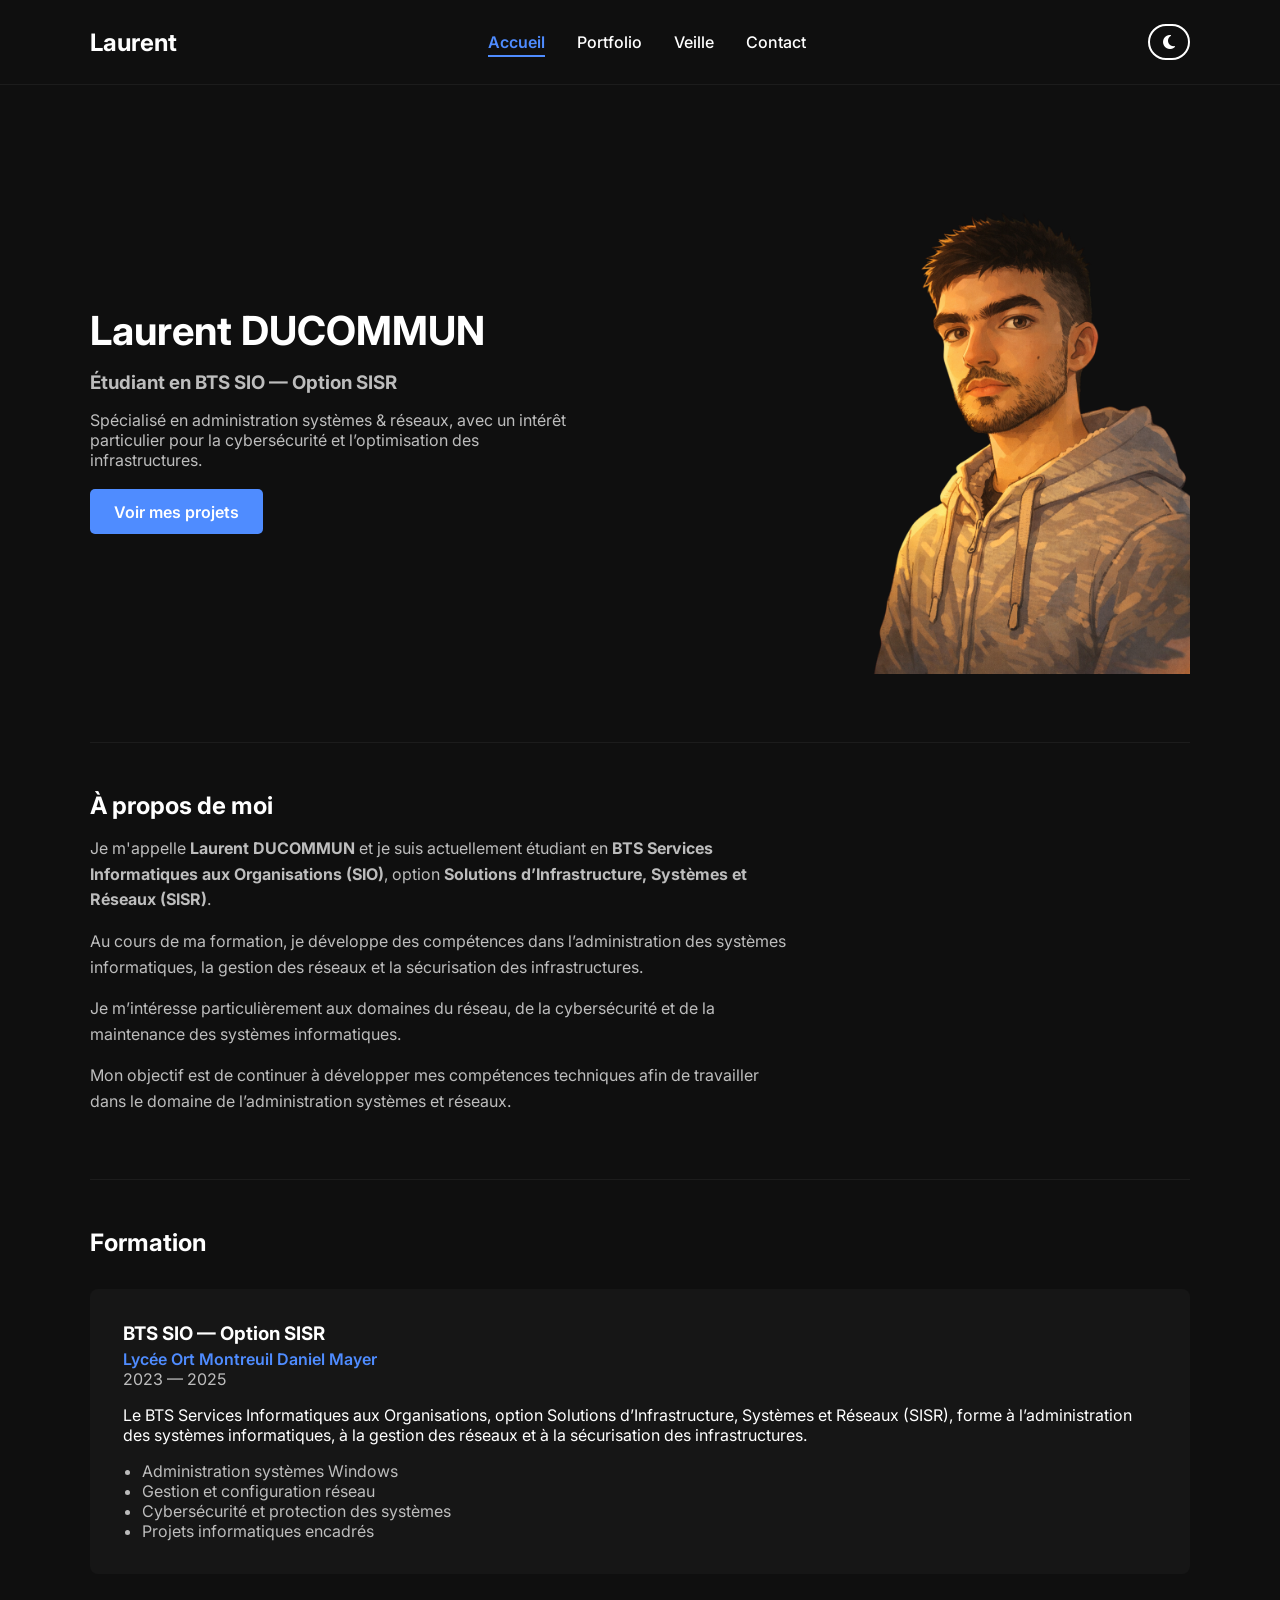
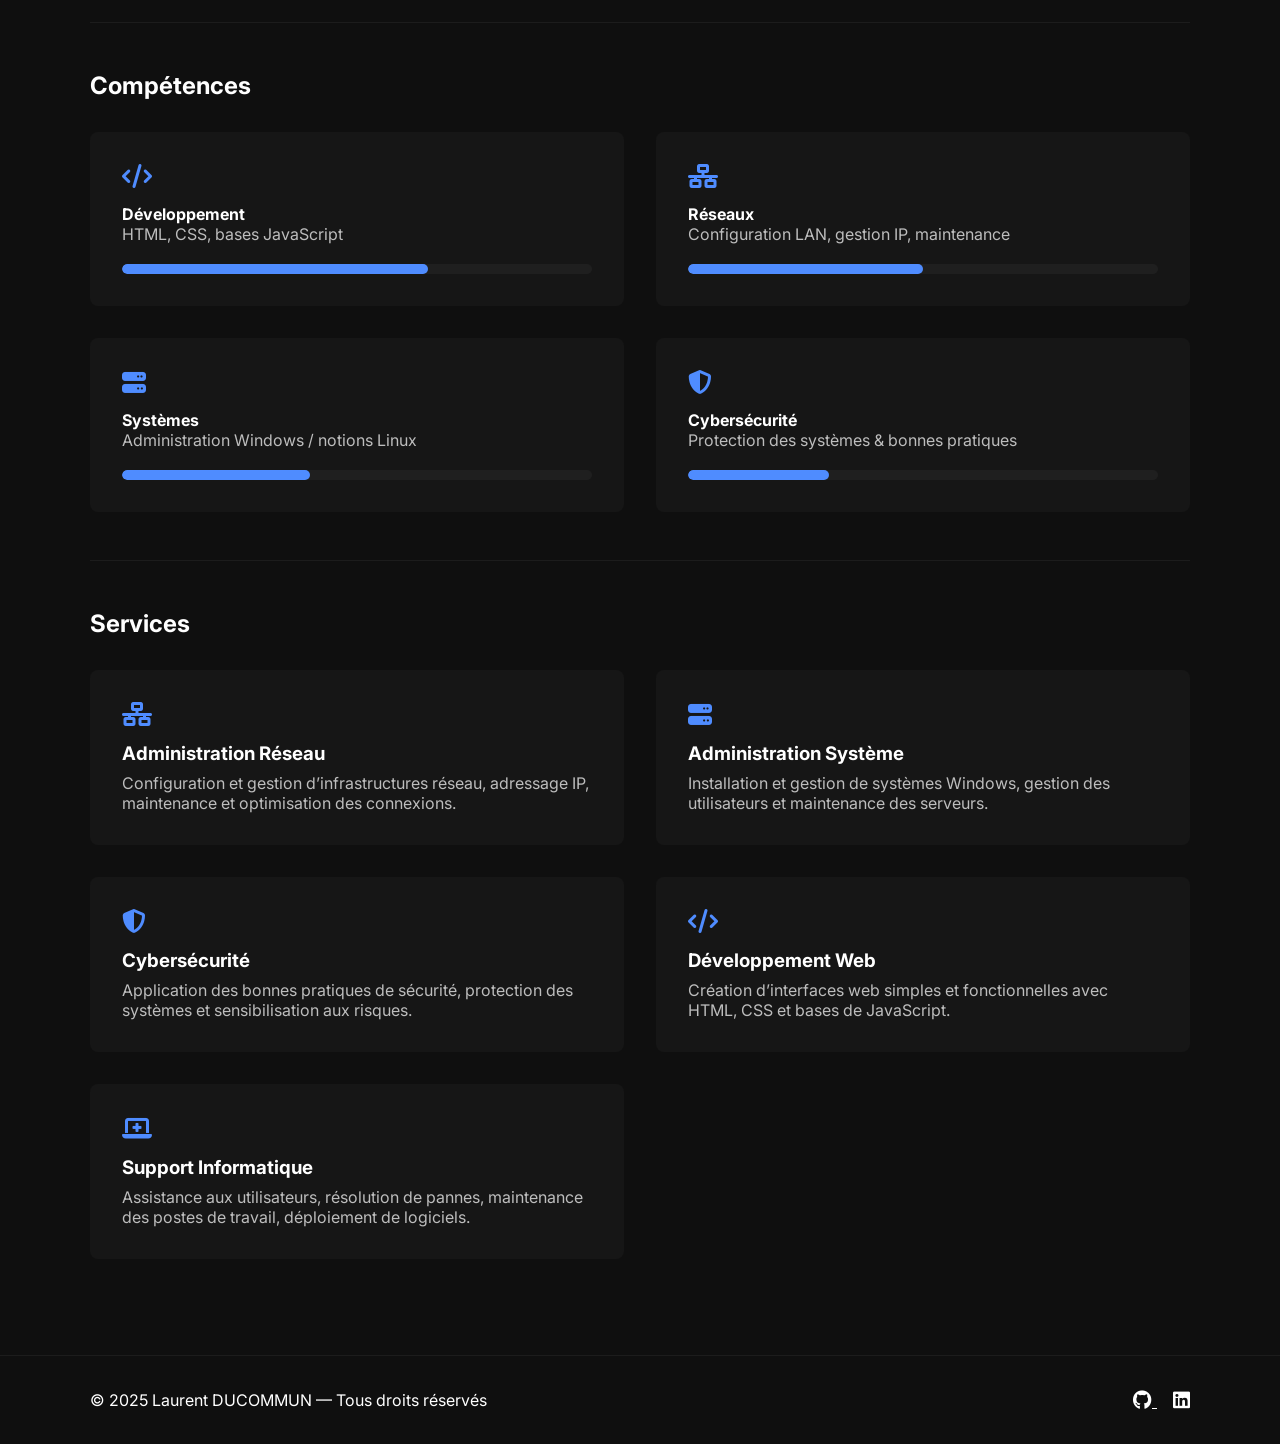
<file: index.html>
<!DOCTYPE html>
<html lang="fr">
<head>
    <meta charset="UTF-8">
    <meta name="viewport" content="width=device-width, initial-scale=1.0">
    <meta name="description" content="Portfolio de Laurent DUCOMMUN, étudiant en BTS SIO option SISR. Spécialisé en administration systèmes et réseaux, cybersécurité.">
    <title>Laurent DUCOMMUN | Portfolio</title>
    <link rel="icon" href="data:image/svg+xml,<svg xmlns='http://www.w3.org/2000/svg' viewBox='0 0 100 100'><text y='.9em' font-size='90'>💻</text></svg>">
    <link rel="stylesheet" href="style.css">
    <link rel="stylesheet" href="https://cdnjs.cloudflare.com/ajax/libs/font-awesome/6.6.0/css/all.min.css">
</head>

<body>

<header>
    <nav class="container navbar">
        <h2 class="logo-text">Laurent</h2>
        <ul class="nav-links">
            <li><a href="index.html" class="active">Accueil</a></li>
            <li><a href="portfolio.html">Portfolio</a></li>
            <li><a href="veille.html">Veille</a></li>
            <li><a href="contact.html">Contact</a></li>
        </ul>
        <button class="theme-toggle" id="themeToggle" aria-label="Changer de thème">
            <i class="fas fa-moon"></i>
        </button>
    </nav>
</header>

<main>

    <!-- HERO -->
    <section class="hero container">
        <div class="hero-left">
            <h1>Laurent DUCOMMUN</h1>
            <h3>Étudiant en BTS SIO — Option SISR</h3>
            <p>
                Spécialisé en administration systèmes & réseaux, 
                avec un intérêt particulier pour la cybersécurité 
                et l’optimisation des infrastructures.
            </p>

            <a href="portfolio.html" class="btn-primary">
                Voir mes projets
            </a>
        </div>

        <div class="hero-right">
            <img src="./images/Personne1.png" alt="Laurent">
        </div>
    </section>

    <!-- ABOUT -->
    <section class="about container">
    <h2>À propos de moi</h2>
        <div class="about-content">
            <p>
            Je m'appelle <strong>Laurent DUCOMMUN</strong> et je suis actuellement étudiant
            en <strong>BTS Services Informatiques aux Organisations (SIO)</strong>,
            option <strong>Solutions d’Infrastructure, Systèmes et Réseaux (SISR)</strong>.
            </p>
            <p>
            Au cours de ma formation, je développe des compétences dans
            l’administration des systèmes informatiques, la gestion des réseaux
            et la sécurisation des infrastructures.
            </p>
            <p>
            Je m’intéresse particulièrement aux domaines du réseau, de la
            cybersécurité et de la maintenance des systèmes informatiques.
            </p>
            <p>
            Mon objectif est de continuer à développer mes compétences techniques
            afin de travailler dans le domaine de l’administration systèmes
            et réseaux.
            </p>
        </div>
    </section>

    <!-- FORMATION / EDUCATION -->
    <section class="education fade-in">

    <h2>Formation</h2>
    <div class="education-card">
        <h3>BTS SIO — Option SISR</h3>

        <p class="education-school">
        Lycée Ort Montreuil Daniel Mayer
        </p>

        <p class="education-date">
        2023 — 2025
        </p>

        <p>
        Le BTS Services Informatiques aux Organisations, option
        Solutions d’Infrastructure, Systèmes et Réseaux (SISR),
        forme à l’administration des systèmes informatiques,
        à la gestion des réseaux et à la sécurisation des infrastructures.
        </p>

        <ul>
        <li>Administration systèmes Windows</li>
        <li>Gestion et configuration réseau</li>
        <li>Cybersécurité et protection des systèmes</li>
        <li>Projets informatiques encadrés</li>
        </ul>
    </div>

    </section>

    <!-- SKILLS -->
    <section class="skills fade-in">
        <h2>Compétences</h2>

        <div class="skills-grid">
            <div class="skill-card">
                <i class="fa-solid fa-code"></i>
                <h4>Développement</h4>
                <p>HTML, CSS, bases JavaScript</p>
                <br>
                <div class="progress-bar">
                <div class="progress" style="width: 65%;"></div></div>
            </div>

            <div class="skill-card">
                <i class="fa-solid fa-network-wired"></i>
                <h4>Réseaux</h4>
                <p>Configuration LAN, gestion IP, maintenance</p>
                <br>
                <div class="progress-bar">
                <div class="progress" style="width:50%;"></div></div>
            </div>

            <div class="skill-card">
                <i class="fa-solid fa-server"></i>
                <h4>Systèmes</h4>
                <p>Administration Windows / notions Linux</p>
                <br>
                <div class="progress-bar">
                <div class="progress" style="width:40%;"></div></div>
            </div>

            <div class="skill-card">
                <i class="fa-solid fa-shield-halved"></i>
                <h4>Cybersécurité</h4>
                <p>Protection des systèmes & bonnes pratiques</p>
                <br>
                <div class="progress-bar">
                <div class="progress" style="width:30%;"></div></div>
            </div>
        </div>
    </section>

    <!-- SERVICE -->
    <section class="services fade-in">

        <h2>Services</h2>

            <div class="services-grid">

            <div class="service-card">
                <i class="fa-solid fa-network-wired"></i>
                <h3>Administration Réseau</h3>
                <p>
                Configuration et gestion d’infrastructures réseau,
                adressage IP, maintenance et optimisation des connexions.
                </p>

            </div>

            <div class="service-card">
                <i class="fa-solid fa-server"></i>
                <h3>Administration Système</h3>
                <p>
                Installation et gestion de systèmes Windows,
                gestion des utilisateurs et maintenance des serveurs.
                </p>
            </div>

            <div class="service-card">
                <i class="fa-solid fa-shield-halved"></i>
                <h3>Cybersécurité</h3>
                <p>
                Application des bonnes pratiques de sécurité,
                protection des systèmes et sensibilisation aux risques.
                </p>
            </div>

            <div class="service-card">
                <i class="fa-solid fa-code"></i>
                <h3>Développement Web</h3>
                <p>
                Création d’interfaces web simples et fonctionnelles
                avec HTML, CSS et bases de JavaScript.
                </p>
            </div>

            <div class="service-card">
                <i class="fa-solid fa-laptop-medical"></i>
                <h3>Support Informatique</h3>
                <p>
                Assistance aux utilisateurs, résolution de pannes, 
                maintenance des postes de travail, 
                déploiement de logiciels.
                </p>
            </div>

        </div>

    </section>

</main>

<footer>
    <div class="container footer-content">
        <p>© 2025 Laurent DUCOMMUN — Tous droits réservés</p>

        <div class="social-links">
            <a href="https://github.com/Guidelau814" target="_blank">
                <i class="fab fa-github"></i>
            </a>
            <a href="https://www.linkedin.com/in/laurent-ducommun-251586281" target="_blank">
                <i class="fab fa-linkedin"></i>
            </a>
        </div>
    </div>
</footer>

<script src="script.js"></script>

</body>
</html>
</file>
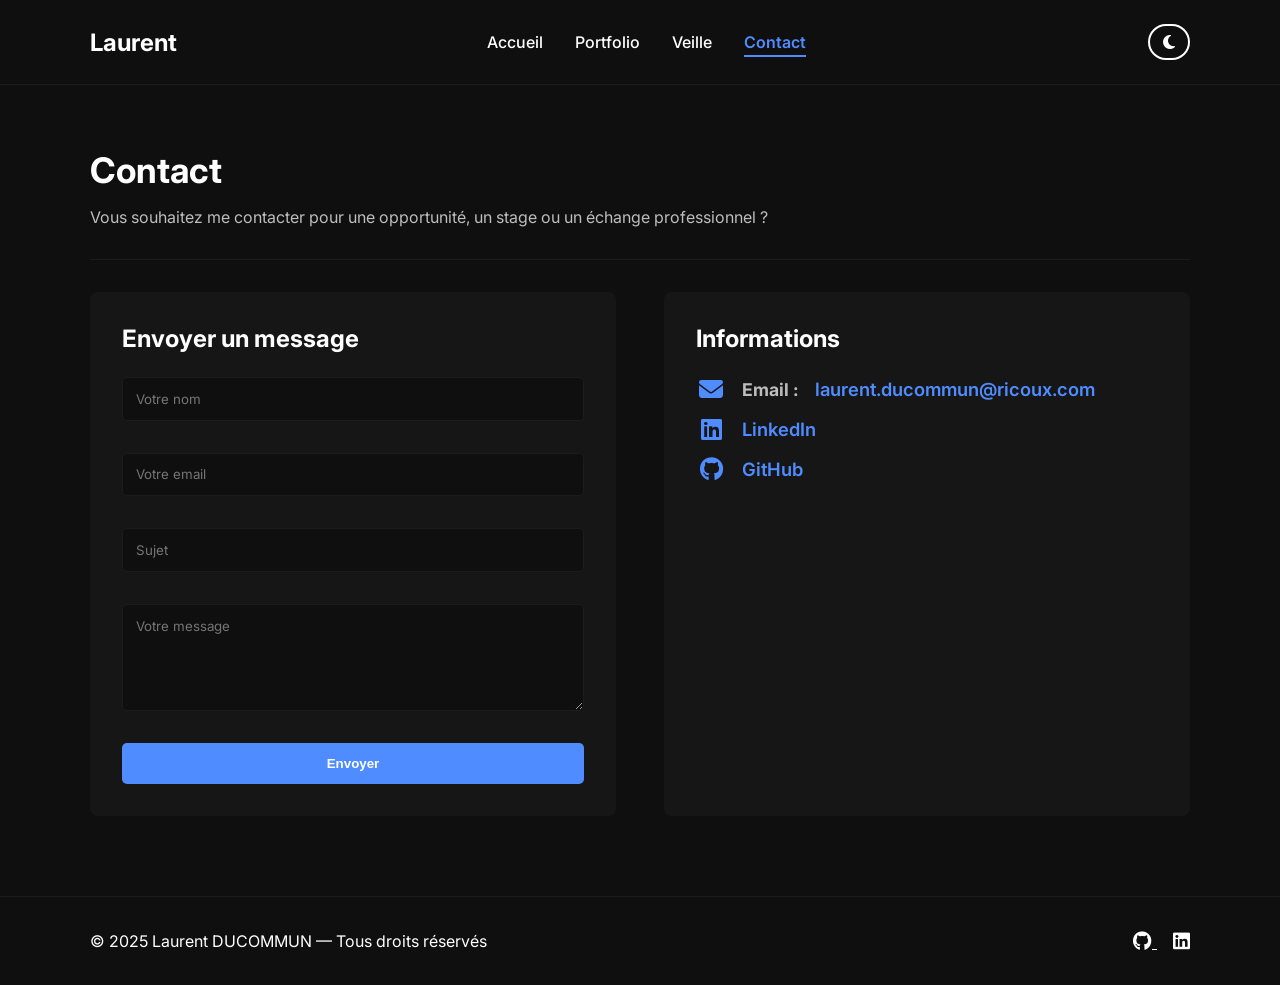
<file: contact.html>
<!DOCTYPE html>
<html lang="fr">
<head>
    <meta charset="UTF-8">
    <meta name="viewport" content="width=device-width, initial-scale=1.0">
    <meta name="description" content="Contactez Laurent DUCOMMUN - Étudiant en BTS SIO. Opportunités, stages et échanges professionnels.">
    <title>Contact | Laurent DUCOMMUN</title>
    <link rel="icon" href="data:image/svg+xml,<svg xmlns='http://www.w3.org/2000/svg' viewBox='0 0 100 100'><text y='.9em' font-size='90'>💻</text></svg>">
    <link rel="stylesheet" href="style.css">
    <link rel="stylesheet" href="https://cdnjs.cloudflare.com/ajax/libs/font-awesome/6.6.0/css/all.min.css">
</head>

<body>

<header>
    <nav class="container navbar">
        <h2 class="logo-text">Laurent</h2>
        <ul class="nav-links">
            <li><a href="index.html">Accueil</a></li>
            <li><a href="portfolio.html">Portfolio</a></li>
            <li><a href="veille.html">Veille</a></li>
            <li><a href="contact.html" class="active">Contact</a></li>
        </ul>
        <button class="theme-toggle" id="themeToggle" aria-label="Changer de thème">
            <i class="fas fa-moon"></i>
        </button>
    </nav>
</header>

<main class="container">

    <section class="contact-header">
        <h1>Contact</h1>
        <p>
            Vous souhaitez me contacter pour une opportunité, un stage ou un échange professionnel ?
        </p>
    </section>

    <section class="contact-content">

        <!-- FORMULAIRE -->
        <div class="contact-form">
            <h2>Envoyer un message</h2>

            <form action="https://formspree.io/f/mgopwdlb" method="POST">
                <input type="text" name="nom" placeholder="Votre nom" required>
                <input type="email" name="email" placeholder="Votre email" required>
                <input type="text" name="sujet" placeholder="Sujet" required>
                <textarea name="message" placeholder="Votre message" rows="5" required></textarea>
                <button type="submit">Envoyer</button>
            </form>
        </div>

        <!-- INFOS DIRECTES -->
        <div class="contact-info">
            <h2>Informations</h2>

            <p><i class="fa-solid fa-envelope"></i> <strong>Email :</strong> <a href="mailto:laurent.ducommun@ricoux.com">laurent.ducommun@ricoux.com</a> <!-- REMPLACE PAR TON EMAIL --></p>

            <p>
                <i class="fab fa-linkedin"></i>
                <a href="https://www.linkedin.com/in/laurent-ducommun-251586281" target="_blank">
                    LinkedIn
                </a>
            </p>

            <p>
                <i class="fab fa-github"></i>
                <a href="https://github.com/Guidelau814" target="_blank">
                    GitHub
                </a>
            </p>

        </div>

    </section>

</main>

<footer>
    <div class="container footer-content">
        <p>© 2025 Laurent DUCOMMUN — Tous droits réservés</p>

        <div class="social-links">
            <a href="https://github.com/Guidelau814" target="_blank">
                <i class="fab fa-github"></i>
            </a>
            <a href="https://www.linkedin.com/in/laurent-ducommun-251586281" target="_blank">
                <i class="fab fa-linkedin"></i>
            </a>
        </div>
    </div>
</footer>

<!-- BACK ON TOP -->

<button id="backToTop">⬆</button>

<script src="script.js"></script>

</body>
</html>
</file>
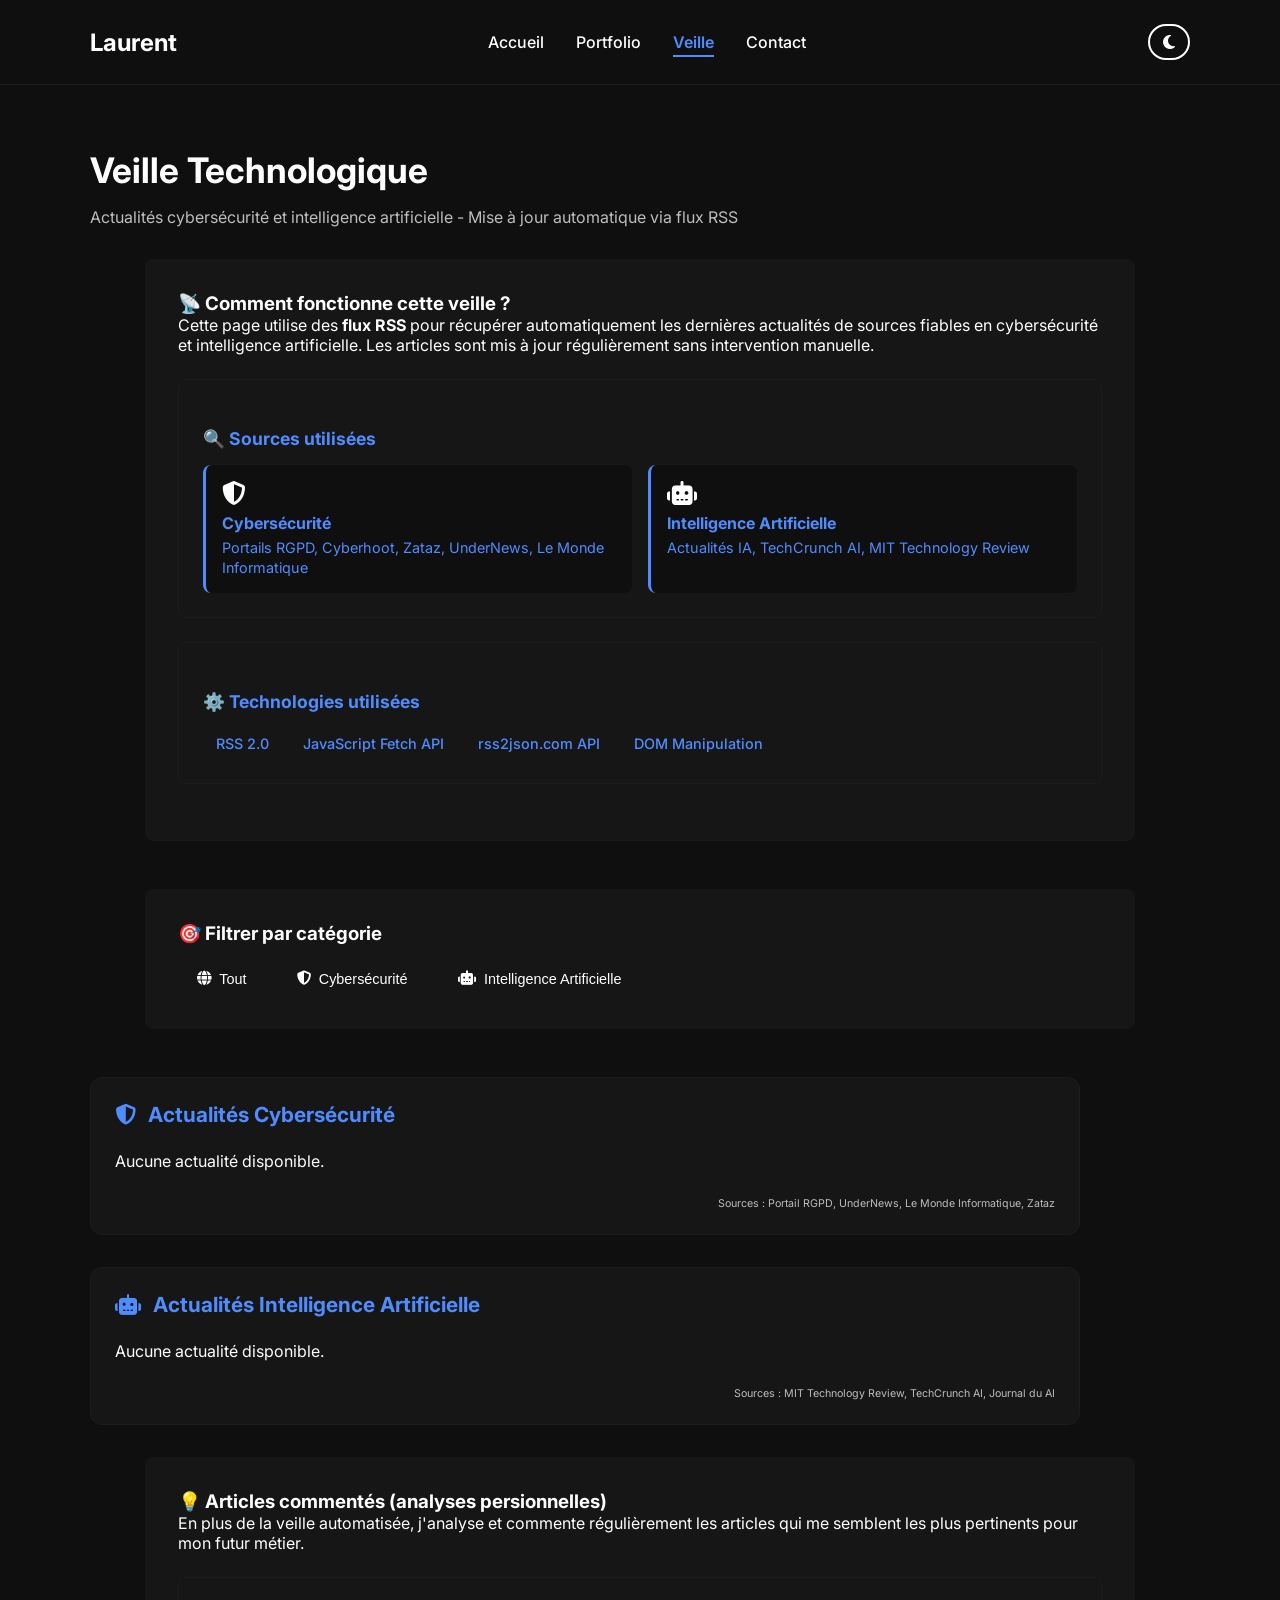
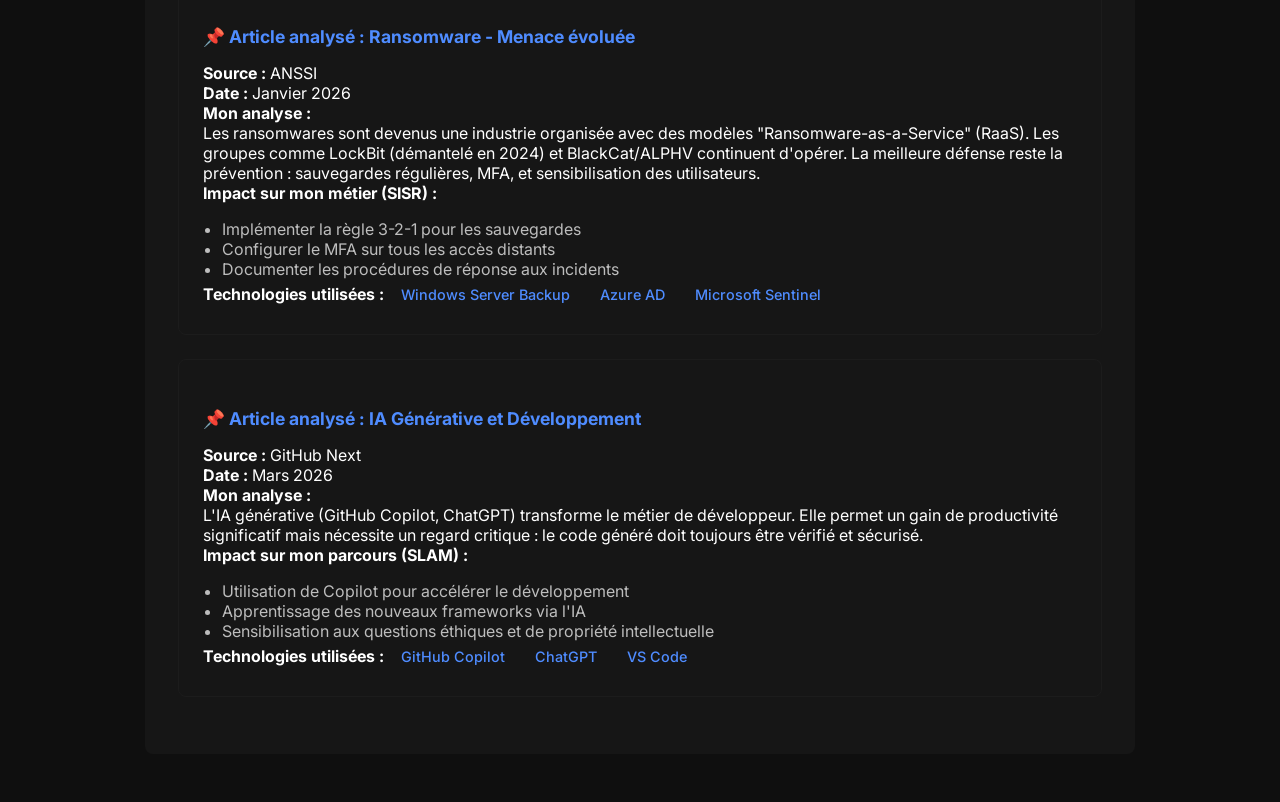
<file: veille.html>
<!DOCTYPE html>
<html lang="fr">
<head>
    <meta charset="UTF-8">
    <meta name="viewport" content="width=device-width, initial-scale=1.0">
    <meta name="description" content="Veille technologique de Laurent DUCOMMUN - Cybersécurité et Intelligence Artificielle">
    <title>Veille Technologique | Laurent DUCOMMUN</title>
    <link rel="icon" href="data:image/svg+xml,<svg xmlns='http://www.w3.org/2000/svg' viewBox='0 0 100 100'><text y='.9em' font-size='90'>💻</text></svg>">
    <link rel="stylesheet" href="style.css">
    <link rel="stylesheet" href="https://cdnjs.cloudflare.com/ajax/libs/font-awesome/6.6.0/css/all.min.css">
</head>

<body>

<header>
    <nav class="container navbar">
        <h2 class="logo-text">Laurent</h2>
        <ul class="nav-links">
            <li><a href="index.html">Accueil</a></li>
            <li><a href="portfolio.html">Portfolio</a></li>
            <li><a href="veille.html" class="active">Veille</a></li>
            <li><a href="contact.html">Contact</a></li>
        </ul>
        <button class="theme-toggle" id="themeToggle" aria-label="Changer de thème">
            <i class="fas fa-moon"></i>
        </button>
    </nav>
</header>

<main class="container">

    <section class="portfolio-header">
        <h1>Veille Technologique</h1>
        <p>Actualités cybersécurité et intelligence artificielle - Mise à jour automatique via flux RSS</p>
    </section>

    <!-- EXPLICATION -->
    <section class="experience-card fade-in">
        <h3>📡 Comment fonctionne cette veille ?</h3>
        
        <p>
        Cette page utilise des <strong>flux RSS</strong> pour récupérer automatiquement les dernières actualités 
        de sources fiables en cybersécurité et intelligence artificielle. Les articles sont mis à jour 
        régulièrement sans intervention manuelle.
        </p>

        <div class="company-details">
            <h4>🔍 Sources utilisées</h4>
            <div class="sources-grid">
                <div class="source-item">
                    <i class="fas fa-shield-alt"></i>
                    <strong>Cybersécurité</strong>
                    <span>Portails RGPD, Cyberhoot, Zataz, UnderNews, Le Monde Informatique</span>
                </div>
                <div class="source-item">
                    <i class="fas fa-robot"></i>
                    <strong>Intelligence Artificielle</strong>
                    <span>Actualités IA, TechCrunch AI, MIT Technology Review</span>
                </div>
            </div>
        </div>

        <div class="company-details">
            <h4>⚙️ Technologies utilisées</h4>
            <div class="tech-grid">
                <span class="tech-tag">RSS 2.0</span>
                <span class="tech-tag">JavaScript Fetch API</span>
                <span class="tech-tag">rss2json.com API</span>
                <span class="tech-tag">DOM Manipulation</span>
            </div>
        </div>
    </section>

    <!-- FILTRES -->
    <section class="experience-card fade-in">
        <h3>🎯 Filtrer par catégorie</h3>
        <div class="filter-buttons">
            <button class="filter-btn active" data-filter="all">
                <i class="fas fa-globe"></i> Tout
            </button>
            <button class="filter-btn" data-filter="cybersecurite">
                <i class="fas fa-shield-alt"></i> Cybersécurité
            </button>
            <button class="filter-btn" data-filter="ia">
                <i class="fas fa-robot"></i> Intelligence Artificielle
            </button>
        </div>
    </section>

    <!-- CYBERSECURITE -->
    <section class="feed-section fade-in" data-category="cybersecurite">
        <h3 class="section-title">
            <i class="fas fa-shield-alt"></i> Actualités Cybersécurité
        </h3>
        <div class="rss-feed" id="cybersecurite-feed">
            <div class="loading">
                <i class="fas fa-spinner fa-spin"></i> Chargement des actualités...
            </div>
        </div>
        <div class="feed-sources">
            <small>Sources : Portail RGPD, UnderNews, Le Monde Informatique, Zataz</small>
        </div>
    </section>

    <!-- IA -->
    <section class="feed-section fade-in" data-category="ia">
        <h3 class="section-title">
            <i class="fas fa-robot"></i> Actualités Intelligence Artificielle
        </h3>
        <div class="rss-feed" id="ia-feed">
            <div class="loading">
                <i class="fas fa-spinner fa-spin"></i> Chargement des actualités...
            </div>
        </div>
        <div class="feed-sources">
            <small>Sources : MIT Technology Review, TechCrunch AI, Journal du AI</small>
        </div>
    </section>
    
    <!-- ARTICLES COMMENTES -->
    <section class="experience-card fade-in">
        <h3>💡 Articles commentés (analyses persionnelles)</h3>
        
        <p>
        En plus de la veille automatisée, j'analyse et commente régulièrement les articles 
        qui me semblent les plus pertinents pour mon futur métier.
        </p>

        <!-- Article example -->
        <div class="company-details">
            <h4>📌 Article analysé : Ransomware - Menace évoluée</h4>
            <p>
            <strong>Source :</strong> ANSSI<br>
            <strong>Date :</strong> Janvier 2026
            </p>
            <p>
            <strong>Mon analyse :</strong><br>
            Les ransomwares sont devenus une industrie organisée avec des modèles 
            "Ransomware-as-a-Service" (RaaS). Les groupes comme LockBit (démantelé en 2024) 
            et BlackCat/ALPHV continuent d'opérer. La meilleure défense reste la prévention 
            : sauvegardes régulières, MFA, et sensibilisation des utilisateurs.
            </p>
            <p>
            <strong>Impact sur mon métier (SISR) :</strong>
            </p>
            <ul>
                <li>Implémenter la règle 3-2-1 pour les sauvegardes</li>
                <li>Configurer le MFA sur tous les accès distants</li>
                <li>Documenter les procédures de réponse aux incidents</li>
            </ul>
            <p>
            <strong>Technologies utilisées :</strong>
            <span class="tech-tag">Windows Server Backup</span>
            <span class="tech-tag">Azure AD</span>
            <span class="tech-tag">Microsoft Sentinel</span>
            </p>
        </div>

        <div class="company-details">
            <h4>📌 Article analysé : IA Générative et Développement</h4>
            <p>
            <strong>Source :</strong> GitHub Next<br>
            <strong>Date :</strong> Mars 2026
            </p>
            <p>
            <strong>Mon analyse :</strong><br>
            L'IA générative (GitHub Copilot, ChatGPT) transforme le métier de développeur. 
            Elle permet un gain de productivité significatif mais nécessite un regard critique 
            : le code généré doit toujours être vérifié et sécurisé.
            </p>
            <p>
            <strong>Impact sur mon parcours (SLAM) :</strong>
            </p>
            <ul>
                <li>Utilisation de Copilot pour accélérer le développement</li>
                <li>Apprentissage des nouveaux frameworks via l'IA</li>
                <li>Sensibilisation aux questions éthiques et de propriété intellectuelle</li>
            </ul>
            <p>
            <strong>Technologies utilisées :</strong>
            <span class="tech-tag">GitHub Copilot</span>
            <span class="tech-tag">ChatGPT</span>
            <span class="tech-tag">VS Code</span>
            </p>
        </div>
    </section>

</main>

<!-- RSS FEED SCRIPT -->
<script>
// Configuration des flux RSS
const rssFeeds = {
    cybersecurite: [
        {
            url: 'https://feeds.feedburner.com/UnderNews',
            name: 'UnderNews'
        },
        {
            url: 'https://www.lemondeinformatique.fr/flux-rss/ressources/securite/rss.xml',
            name: 'Le Monde Informatique'
        },
        {
            url: 'https://www.zataz.com/feed/',
            name: 'Zataz'
        }
    ],
    ia: [
        {
            url: 'https://www.technologyreview.com/feed/',
            name: 'MIT Tech Review'
        },
        {
            url: 'https://techcrunch.com/category/artificial-intelligence/feed/',
            name: 'TechCrunch AI'
        },
        {
            url: 'https://avenuedelia.com/fr/actu/rss/',
            name: 'Avenue Délia'
        },
        {
            url: 'https://www.marktechpost.com/feed/',
            name: 'MarkTechPost'
        },
        {
            url: 'https://roia.centre-mersenne.org/fr/latest/feed/roia/',
            name: 'Revue IA'
        }
    ]
};

// Fonction pour charger un flux RSS via allorigins.win
async function loadRSSFeed(containerId, feeds) {
    const container = document.getElementById(containerId);

    try {
        let allItems = [];

        const promises = feeds.map(feed => {
            const apiUrl = `https://api.allorigins.win/get?url=${encodeURIComponent(feed.url)}`;
            return fetch(apiUrl)
                .then(res => res.json())
                .then(data => {
                    const parser = new DOMParser();
                    const xml = parser.parseFromString(data.contents, "text/xml");
                    const items = xml.querySelectorAll("item");

                    return Array.from(items).slice(0, 5).map(item => ({
                        title: item.querySelector("title")?.textContent,
                        link: item.querySelector("link")?.textContent,
                        pubDate: item.querySelector("pubDate")?.textContent,
                        description: item.querySelector("description")?.textContent,
                        source: feed.name
                    }));
                })
                .catch(() => []);
        });

        const results = await Promise.all(promises);
        results.forEach(r => allItems.push(...r));

        // Trier
        allItems.sort((a, b) => new Date(b.pubDate) - new Date(a.pubDate));

        // Limite
        allItems = allItems.slice(0, 10);

        if (allItems.length === 0) {
            container.innerHTML = "<p>Aucune actualité disponible.</p>";
            return;
        }

        let html = '<div class="articles-grid">';
        allItems.forEach(item => {
            const date = new Date(item.pubDate);
            const dateStr = date.toLocaleDateString("fr-FR");

            let description = item.description || "";
            description = description.replace(/<[^>]*>/g, "");
            description = description.substring(0, 120) + "...";

            html += `
                <article class="rss-article">
                    <span>${item.source}</span>
                    <h4><a href="${item.link}" target="_blank">${item.title}</a></h4>
                    <p>${description}</p>
                    <small>${dateStr}</small>
                </article>
            `;
        });

        html += "</div>";
        container.innerHTML = html;

    } catch (error) {
        console.error(error);
        container.innerHTML = "<p>Erreur de chargement</p>";
    }
}

// Filtrage des sections
document.addEventListener('DOMContentLoaded', () => {
    // Charger les flux RSS
    loadRSSFeed('cybersecurite-feed', rssFeeds.cybersecurite);
    loadRSSFeed('ia-feed', rssFeeds.ia);
    
    // Filtrage par catégorie
    const filterButtons = document.querySelectorAll('.filter-btn');
    const feedSections = document.querySelectorAll('.feed-section');
    
    filterButtons.forEach(button => {
        button.addEventListener('click', () => {
            // Mettre à jour les boutons actifs
            filterButtons.forEach(btn => btn.classList.remove('active'));
            button.classList.add('active');
            
            const filter = button.dataset.filter;
            
            // Filtrer les sections
            feedSections.forEach(section => {
                if (filter === 'all') {
                    section.style.display = 'block';
                } else if (section.dataset.category === filter) {
                    section.style.display = 'block';
                } else {
                    section.style.display = 'none';
                }
            });
        });
    });
});

// Fallback si rss2json ne fonctionne pas
setTimeout(() => {
    const csFeed = document.getElementById('cybersecurite-feed');
    const iaFeed = document.getElementById('ia-feed');
    
    if (csFeed && csFeed.querySelector('.loading')) {
        csFeed.innerHTML = `
            <div class="fallback-message">
                <p><i class="fas fa-info-circle"></i> Les flux RSS utilisent un service externe. 
                Si les actualités ne chargent pas, vérifiez votre connexion.</p>
                <div class="manual-links">
                    <p>Liens directs vers les sources :</p>
                    <ul>
                        <li><a href="https://undernews.info" target="_blank">UnderNews</a></li>
                        <li><a href="https://www.zataz.com" target="_blank">Zataz</a></li>
                        <li><a href="https://www.lemondeinformatique.fr" target="_blank">Le Monde Informatique</a></li>
                    </ul>
                </div>
            </div>
        `;
    }
    
    if (iaFeed && iaFeed.querySelector('.loading')) {
        iaFeed.innerHTML = `
            <div class="fallback-message">
                <p><i class="fas fa-info-circle"></i> Les flux RSS utilisent un service externe.</p>
                <div class="manual-links">
                    <p>Liens directs vers les sources :</p>
                    <ul>
                        <li><a href="https://www.technologyreview.com" target="_blank">MIT Technology Review</a></li>
                        <li><a href="https://techcrunch.com/category/artificial-intelligence/" target="_blank">TechCrunch AI</a></li>
                    </ul>
                </div>
            </div>
        `;
    }
}, 5000);
</script>

<!-- FADE IN -->
<script src="script.js"></script>

<!-- BACK ON TOP -->
<button id="backToTop">⬆</button>

</body>
</html>
</file>
<file: style.css>
@import url('https://fonts.googleapis.com/css2?family=Inter:wght@300;400;600;700&display=swap');

/* SCROLLBAR PERSONNALISÉE */
::-webkit-scrollbar {
    width: 10px;
}

::-webkit-scrollbar-track {
    background: var(--bg-color);
}

::-webkit-scrollbar-thumb {
    background: var(--accent-color);
    border-radius: 5px;
}

::-webkit-scrollbar-thumb:hover {
    background: var(--accent-hover);
}

/* CSS VARIABLES - THEMES */
:root {
    --bg-color: #0f0f0f;
    --text-color: #ffffff;
    --text-secondary: #bdbdbd;
    --card-bg: #161616;
    --border-color: #1c1c1c;
    --accent-color: #4f8cff;
    --accent-hover: #3a6edc;
    --progress-bg: #1f1f1f;
}

/* DAY THEME */
[data-theme="day"] {
    --bg-color: #ffffff;
    --text-color: #1a1a1a;
    --text-secondary: #555555;
    --card-bg: #f5f5f5;
    --border-color: #e0e0e0;
    --accent-color: #4f8cff;
    --accent-hover: #3a6edc;
    --progress-bg: #e0e0e0;
}

*{
    margin:0;
    padding:0;
    box-sizing:border-box;
}

body{
    font-family:'Inter', sans-serif;
    background-color:var(--bg-color);
    color:var(--text-color);
    transition: background-color 0.3s, color 0.3s;
}

/* CONTAINER */
.container{
    width:min(90%,1100px);
    margin:auto;
}

/* FADE-IN */

.fade-in {
    width:min(90%,1100px);
    margin:auto;
    opacity: 0;
    transform: translateY(20px);
    transition: all 0.8s ease;
}

.fade-in.show {
    opacity: 1;
    transform: translateY(0);
}

/* NAVBAR */
header{
    padding:1.5rem 0;
    position: sticky;
    top: 0;
    background-color:var(--bg-color);
    z-index:1000;
    transition: background-color 0.3s;
    border-bottom:1px solid var(--border-color);
}

.navbar{
    display:flex;
    justify-content:space-between;
    align-items:center;
}

.logo-text{
    font-weight:700;
}

.nav-links{
    display:flex;
    gap:2rem;
    list-style:none;
}

.nav-links a{
    text-decoration:none;
    color:var(--text-color);
    font-weight:500;
    transition:0.3s;
}

.nav-links a:hover{
    color:var(--accent-color);
}

/* NAVIGATION ACTIVE */

.nav-links a.active{
color:var(--accent-color);
font-weight:600;
border-bottom:2px solid var(--accent-color);
padding-bottom:3px;
}

/* THEME TOGGLE */
.theme-toggle{
    background:none;
    border:2px solid var(--text-color);
    color:var(--text-color);
    padding:0.5rem 0.8rem;
    border-radius:20px;
    cursor:pointer;
    font-size:1rem;
    transition:all 0.3s ease;
    display:flex;
    align-items:center;
    gap:0.5rem;
}

.theme-toggle:hover{
    background-color:var(--accent-color);
    border-color:var(--accent-color);
}

.navbar .theme-toggle{
    margin-left:2rem;
}

/* HERO */
.hero{
    display:flex;
    justify-content:space-between;
    align-items:center;
    padding:4rem 0;
    gap:3rem;
}

.hero-left h1{
    font-size:2.5rem;
    margin-bottom:1rem;
}

.hero-left h3{
    color:var(--text-secondary);
    margin-bottom:1rem;
}

.hero-left p{
    color:var(--text-secondary);
    margin-bottom:2rem;
    max-width:500px;
}

.hero-right img{
    width:350px;
}

/* BUTTON */
.btn-primary{
    background-color:var(--accent-color);
    padding:0.8rem 1.5rem;
    text-decoration:none;
    color:#fff;
    border-radius:5px;
    font-weight:600;
    transition:0.3s;
}

.btn-primary:hover{
    background-color:var(--accent-hover);
}

/* PROJECT BUTTON */
.project-button{
    background-color:var(--accent-color);
    padding:0.8rem 1.5rem;
    text-decoration:none;
    color:#fff;
    border-radius:5px;
    font-weight:600;
    transition:0.3s;
    border:none;
    cursor:pointer;
    margin-top:1rem;
}

.project-button:hover{
    background-color:var(--accent-hover);
}

/* ABOUT */
.about{
    padding:3rem 0;
    border-top:1px solid var(--border-color);
}

.about h2{
    margin-bottom:1rem;
}

.about p{
    color:var(--text-secondary);
    max-width:700px;
}

.about-content{
max-width:700px;
}

.about-content p{
margin-bottom:1rem;
color:var(--text-secondary);
line-height:1.6;
}

/* ===== EDUCATION ===== */

.education{
padding:3rem 0;
border-top:1px solid var(--border-color);
}

.education h2{
margin-bottom:2rem;
}

.education-card{
background-color:var(--card-bg);
padding:2rem;
border-radius:8px;
transition:all 0.3s ease;
border:1px solid transparent;
}

.education-card:hover{
transform:translateY(-6px);
}

.education-school{
color:var(--accent-color);
font-weight:600;
margin-top:0.3rem;
}

.education-date{
color:var(--text-secondary);
margin-bottom:1rem;
}

.education ul{
margin-top:1rem;
padding-left:1.2rem;
color:var(--text-secondary);
}

/* TIMELINE VISUELLE */
.timeline {
    position: relative;
    padding-left: 30px;
}

.timeline::before {
    content: '';
    position: absolute;
    left: 0;
    top: 0;
    height: 100%;
    width: 3px;
    background: var(--accent-color);
    border-radius: 3px;
}

.timeline-item {
    position: relative;
    margin-bottom: 2rem;
    padding-left: 20px;
}

.timeline-item::before {
    content: '';
    position: absolute;
    left: -33px;
    top: 5px;
    width: 14px;
    height: 14px;
    background: var(--accent-color);
    border-radius: 50%;
    border: 3px solid var(--bg-color);
}

.timeline-date {
    font-size: 0.9rem;
    color: var(--accent-color);
    font-weight: 600;
    margin-bottom: 0.5rem;
}

.timeline-title {
    font-size: 1.1rem;
    font-weight: 600;
    margin-bottom: 0.3rem;
}

.timeline-subtitle {
    color: var(--text-secondary);
    font-size: 0.95rem;
    margin-bottom: 0.5rem;
}

.timeline-description {
    color: var(--text-secondary);
    font-size: 0.9rem;
}

/* SKILLS */
.skills{
    padding:3rem 0;
    border-top:1px solid var(--border-color);
}

.skills h2{
    margin-bottom:2rem;
}

.skills-grid{
    display:grid;
    grid-template-columns:repeat(2,1fr);
    gap:2rem;
}

.skill-card{
    background-color:var(--card-bg);
    padding:2rem;
    border-radius:8px;
    transition:0.3s;
}

.skill-card:hover{
transform:translateY(-6px);
border:1px solid var(--accent-color);
box-shadow:0 8px 25px rgba(0,0,0,0.4);
}

.skill-card i{
    font-size:1.5rem;
    margin-bottom:1rem;
    color:var(--accent-color);
}

.skill-card p{
    color:var(--text-secondary);
}

.skill-card:hover{
    transform:translateY(-5px);
}

/* SKILLS PROGRESS BARS */

.skills-section{
    padding:3rem 0;
    border-top:1px solid var(--border-color);
}

.skills-section h2{
    margin-bottom:2rem;
}

.skill{
    margin-bottom:1.5rem;
}

.skill p{
    margin-bottom:0.5rem;
    font-weight:600;
}

.progress-bar{
    width:100%;
    height:10px;
    background-color:var(--progress-bg);
    border-radius:5px;
    overflow:hidden;
}

.progress{
    height:100%;
    background-color:var(--accent-color);
    border-radius:5px;
    transition:0.5s ease;
}

/* BADGES DE COMPÉTENCES (Style Pill) */
.skill-badges {
    display: flex;
    flex-wrap: wrap;
    gap: 0.5rem;
    margin-top: 1rem;
}

.skill-badge {
    display: inline-block;
    padding: 0.4rem 0.8rem;
    background-color: var(--accent-color);
    color: #fff;
    border-radius: 20px;
    font-size: 0.85rem;
    font-weight: 500;
    transition: all 0.3s ease;
}

.skill-badge:hover {
    background-color: var(--accent-hover);
    transform: translateY(-2px);
}

.skill-badge.outline {
    background-color: transparent;
    border: 2px solid var(--accent-color);
    color: var(--accent-color);
}

.skill-badge.outline:hover {
    background-color: var(--accent-color);
    color: #fff;
}

/* SERVICES */

.services{
padding:3rem 0;
border-top:1px solid var(--border-color);
}

.services h2{
margin-bottom:2rem;
}

.services-grid{
display:grid;
grid-template-columns:repeat(2,1fr);
gap:2rem;
}

.service-card{
background-color:var(--card-bg);
padding:2rem;
border-radius:8px;
transition:0.3s;
}

.service-card i{
font-size:1.5rem;
color:var(--accent-color);
margin-bottom:1rem;
}

.service-card p{
color:var(--text-secondary);
margin-top:0.5rem;
}

.service-card:hover{
transform:translateY(-6px);
}

/* TECH TAGS */
.tech-tag {
    display: inline-block;
    padding: 4px 10px;
    margin: 3px;
    background: var(--primary);
    color: var(--bg);
    border-radius: 15px;
    font-size: 0.8rem;
    font-weight: 500;
}

/* RSS FEED STYLES */
.sources-grid {
    display: grid;
    grid-template-columns: repeat(auto-fit, minmax(250px, 1fr));
    gap: 1rem;
    margin-top: 1rem;
}

.source-item {
    background: var(--bg-color);
    padding: 1rem;
    border-radius: 8px;
    border-left: 3px solid var(--accent-color);
}

.source-item i {
    font-size: 1.5rem;
    margin-bottom: 0.5rem;
    color: var(--primary);
}

.source-item strong {
    display: block;
    color: var(--accent-color);
    margin-bottom: 0.25rem;
}

.source-item span {
    font-size: 0.85rem;
    color: var(--text-secondary);
}

.tech-grid {
    display: flex;
    flex-wrap: wrap;
    gap: 0.5rem;
    margin-top: 0.5rem;
}

/* FILTER BUTTONS */
.filter-buttons {
    display: flex;
    gap: 0.75rem;
    flex-wrap: wrap;
    margin-top: 1rem;
}

.filter-btn {
    padding: 0.6rem 1.2rem;
    border: 2px solid var(--primary);
    background: transparent;
    color: var(--primary);
    border-radius: 25px;
    cursor: pointer;
    font-size: 0.9rem;
    font-weight: 500;
    transition: all 0.3s ease;
    display: flex;
    align-items: center;
    gap: 0.5rem;
}

.filter-btn:hover,
.filter-btn.active {
    background: var(--primary);
    color: var(--bg);
}

.filter-btn i {
    font-size: 0.9rem;
}

/* FEED SECTIONS */
.feed-section {
    margin: 2rem 0;
    padding: 1.5rem;
    background: var(--card-bg);
    border: 1px solid var(--border-color);
    border-radius: 12px;
}

.section-title {
    color: var(--accent-color);
    font-size: 1.3rem;
    margin-bottom: 1.5rem;
    display: flex;
    align-items: center;
    gap: 0.75rem;
}

.section-title i {
    color: var(--primary);
}

.feed-sources {
    margin-top: 1.5rem;
    text-align: right;
    color: var(--text-secondary);
    font-size: 0.8rem;
}

/* RSS ARTICLES GRID */
.articles-grid {
    display: grid;
    grid-template-columns: repeat(auto-fill, minmax(300px, 1fr));
    gap: 1rem;
}

.rss-article {
    background: var(--bg-color);
    border-radius: 10px;
    padding: 1.25rem;
    border: 1px solid var(--border-color);
    transition: transform 0.3s ease, box-shadow 0.3s ease;
}

.rss-article:hover {
    transform: translateY(-3px);
    box-shadow: 0 8px 25px rgba(0, 0, 0, 0.1);
}

.article-header {
    display: flex;
    justify-content: space-between;
    align-items: center;
    margin-bottom: 0.75rem;
    font-size: 0.75rem;
}

.article-source {
    background: var(--primary);
    color: var(--bg);
    padding: 3px 8px;
    border-radius: 12px;
    font-weight: 500;
}

.article-date {
    color: var(--text-secondary);
}

.article-title {
    font-size: 1rem;
    margin-bottom: 0.5rem;
    line-height: 1.4;
}

.article-title a {
    color: var(--text-color);
    text-decoration: none;
    transition: color 0.3s;
}

.article-title a:hover {
    color: var(--primary);
}

.article-description {
    font-size: 0.85rem;
    color: var(--text-secondary);
    margin-bottom: 0.75rem;
    line-height: 1.5;
}

.read-more {
    display: inline-flex;
    align-items: center;
    gap: 0.4rem;
    color: var(--primary);
    font-size: 0.85rem;
    font-weight: 500;
    text-decoration: none;
    transition: gap 0.3s;
}

.read-more:hover {
    gap: 0.6rem;
}

.read-more i {
    font-size: 0.75rem;
}

/* LOADING & MESSAGES */
.loading {
    text-align: center;
    padding: 2rem;
    color: var(--text-secondary);
}

.loading i {
    font-size: 1.5rem;
    margin-bottom: 0.5rem;
}

.no-data {
    text-align: center;
    padding: 2rem;
    color: var(--text-secondary);
    font-style: italic;
}

.error-message {
    text-align: center;
    padding: 1.5rem;
    background: rgba(239, 68, 68, 0.1);
    border-radius: 8px;
    color: #ef4444;
}

.error-message i {
    font-size: 2rem;
    margin-bottom: 0.5rem;
}

.retry-btn {
    margin-top: 1rem;
    padding: 0.5rem 1rem;
    background: #ef4444;
    color: white;
    border: none;
    border-radius: 5px;
    cursor: pointer;
}

.fallback-message {
    padding: 1.5rem;
    background: var(--bg-color);
    border-radius: 8px;
    text-align: center;
}

.fallback-message i {
    color: var(--primary);
    margin-right: 0.5rem;
}

.manual-links {
    margin-top: 1rem;
    text-align: left;
    display: inline-block;
}

.manual-links ul {
    list-style: none;
    padding: 0;
    margin-top: 0.5rem;
}

.manual-links li {
    margin: 0.3rem 0;
}

.manual-links a {
    color: var(--primary);
}

/* SKILLS LIST */
.skills-list {
    list-style: none;
    padding: 0;
}

.skills-list li {
    padding: 0.5rem 0;
    display: flex;
    align-items: center;
    gap: 0.75rem;
    color: var(--text-color);
}

.skills-list i {
    color: var(--primary);
}

/* BACK ON TOP */

#backToTop {
    position: fixed;
    bottom: 30px;
    right: 30px;
    background: #00adb5;
    color: white;
    border: none;
    padding: 10px 15px;
    border-radius: 8px;
    cursor: pointer;
    display: none;
}

#backToTop:hover {
    background: #008b92;
}

/* FOOTER */
footer{
    border-top:1px solid var(--border-color);
    padding:2rem 0;
    margin-top:3rem;
}

.footer-content{
    display:flex;
    justify-content:space-between;
    align-items:center;
}

.social-links a{
    color:var(--text-color);
    margin-left:1rem;
    font-size:1.2rem;
    transition:0.3s;
}

.social-links a:hover{
    color:var(--accent-color);
}

/* RESPONSIVE */
@media(max-width:768px){
    .hero{
        flex-direction:column;
        text-align:center;
    }

    .skills-grid{
        grid-template-columns:1fr;
    }

    .footer-content{
        flex-direction:column;
        gap:1rem;
    }
    
    .navbar{
        flex-wrap:wrap;
    }
    
    .nav-links{
        gap:1rem;
    }
    
    .theme-toggle{
        margin-left:0;
        margin-top:1rem;
    }
    
    .contact-content{
        grid-template-columns:1fr;
    }
}

/* PORTFOLIO PAGE */

.portfolio-header{
    padding:4rem 0 2rem 0;
}

.portfolio-header h1{
    font-size:2.2rem;
    margin-bottom:1rem;
}

.portfolio-header p{
    color:var(--text-secondary);
}

/* EXPERIENCE */

.experience{
padding:3rem 0;
border-top:1px solid var(--border-color);
}

.experience-card{
    background-color:var(--card-bg);
    padding:2rem;
    border-radius:8px;
    transition:all 0.3s ease;
    border:1px solid transparent;
    margin-bottom:3rem;
}

.experience-card:hover{
    transform:translateY(-3px);
}

.experience-card span{
    color:var(--accent-color);
    font-size:0.9rem;
}

.experience-card ul{
    margin-top:1rem;
    padding-left:1.2rem;
    color:var(--text-secondary);
}

.experience-date{
    color:var(--accent-color);
    margin-bottom:1rem;
}

.experience-card h4{
    margin-top:1.5rem;
    margin-bottom:0.5rem;
}

.experience-card ul{
    padding-left:1.2rem;
    color:var(--text-secondary);
}

.experience-tools{
    margin-top:0.5rem;
    color:var(--text-secondary);
    font-style:italic;
}

/* CASE-STUDY */

.case-study{
background-color:var(--card-bg);
padding:1.5rem;
margin-top:1rem;
border-radius:6px;
border-left:3px solid var(--accent-color);
}

.case-study p{
margin-bottom:0.8rem;
color:var(--text-secondary);
line-height:1.5;
}

/* COMPANY DETAILS */
.company-details {
    background: var(--card-bg);
    border: 1px solid var(--border-color);
    border-radius: 8px;
    padding: 1.5rem;
    margin: 1.5rem 0;
}

.company-details h4 {
    color: var(--accent-color);
    margin-bottom: 1rem;
    font-size: 1.1rem;
}

.details-grid {
    display: grid;
    grid-template-columns: repeat(auto-fit, minmax(200px, 1fr));
    gap: 1rem;
}

.detail-item {
    background: var(--bg-color);
    padding: 0.75rem;
    border-radius: 6px;
    border-left: 3px solid var(--accent-color);
}

.detail-item strong {
    color: var(--accent-color);
    display: block;
    margin-bottom: 0.25rem;
    font-size: 0.85rem;
}

.detail-item span {
    color: var(--text-color);
    font-size: 0.9rem;
}

/* SWOT GRID */
.swot-grid {
    display: grid;
    grid-template-columns: repeat(2, 1fr);
    gap: 1rem;
}

.swot-cell {
    padding: 1rem;
    border-radius: 6px;
    background: var(--bg-color);
}

.swot-cell strong {
    display: block;
    margin-bottom: 0.5rem;
    font-size: 0.9rem;
}

.swot-cell ul {
    list-style: none;
    padding-left: 0;
}

.swot-cell ul li {
    font-size: 0.85rem;
    color: var(--text-secondary);
    margin-bottom: 0.25rem;
}

.swot-cell.strength {
    border-left: 3px solid #22c55e;
}

.swot-cell.weakness {
    border-left: 3px solid #ef4444;
}

.swot-cell.opportunity {
    border-left: 3px solid #3b82f6;
}

.swot-cell.threat {
    border-left: 3px solid #f59e0b;
}

/* ORGANIGRAMME */
.organigramme {
    display: flex;
    flex-direction: column;
    align-items: center;
    gap: 0;
    padding: 1rem 0;
}

.org-level {
    display: flex;
    justify-content: center;
    gap: 0.75rem;
    flex-wrap: wrap;
    width: 100%;
}

.org-level:first-of-type {
    justify-content: center;
}

.org-level.directions {
    gap: 0.5rem;
}

.org-level.dsi-team {
    gap: 0.5rem;
}

.org-box {
    background: var(--bg-color);
    border: 2px solid var(--accent-color);
    border-radius: 8px;
    padding: 0.6rem 1rem;
    font-size: 0.8rem;
    font-weight: 600;
    color: var(--text-color);
    text-align: center;
    min-width: 120px;
    max-width: 250px;
    white-space: normal;
    word-wrap: break-word;
    overflow-wrap: break-word;
    line-height: 1.3;
}

.org-box.director {
    background: var(--accent-color);
    color: white;
    font-size: 0.9rem;
    padding: 0.75rem 1.5rem;
    min-width: 150px;
    max-width: 250px;
    text-align: center;
    margin: 0 auto;
    white-space: normal;
    word-wrap: break-word;
    overflow-wrap: break-word;
    line-height: 1.3;
}

.org-box.dsi {
    background: linear-gradient(135deg, var(--accent-color), #3b82f6);
    color: white;
    border-color: #3b82f6;
    white-space: normal;
    word-wrap: break-word;
    overflow-wrap: break-word;
    min-width: 160px;
    max-width: 250px;
    font-size: 0.75rem;
    line-height: 1.3;
}

.org-box.sub {
    background: var(--card-bg);
    font-size: 0.75rem;
    min-width: 140px;
    max-width: 250px;
    padding: 0.6rem 0.8rem;
    white-space: normal;
    word-wrap: break-word;
    overflow-wrap: break-word;
    line-height: 1.3;
}

.org-connector {
    width: 2px;
    height: 20px;
    background: var(--border-color);
}

.org-connector.dsi-connector {
    margin-left: 0;
}

@media (max-width: 768px) {
    .org-level {
        flex-direction: column;
        align-items: center;
    }
    
    .org-box {
        min-width: 100%;
        max-width: 100%;
    }
    
    .organigramme {
        transform: scale(0.85);
        transform-origin: top center;
    }
}

/* MISSION CARD */
.mission-card {
    display: flex;
    gap: 1.5rem;
    background: var(--card-bg);
    border: 1px solid var(--border-color);
    border-radius: 8px;
    padding: 1.5rem;
    margin: 1.5rem 0;
    transition: transform 0.3s ease, box-shadow 0.3s ease;
}

.mission-card:hover {
    transform: translateY(-3px);
    box-shadow: 0 8px 25px rgba(0, 0, 0, 0.3);
}

.mission-content {
    flex: 1;
}

.mission-content h5 {
    color: var(--text-color);
    font-size: 1.1rem;
    margin-bottom: 0.75rem;
}

.mission-content p {
    color: var(--text-secondary);
    margin-bottom: 0.5rem;
    line-height: 1.5;
}

.mission-skill {
    background: var(--bg-color);
    padding: 0.5rem 0.75rem;
    border-radius: 4px;
    border-left: 3px solid var(--accent-color);
    margin-top: 0.75rem;
    font-size: 0.9rem;
}

.mission-skill strong {
    color: var(--accent-color);
}

.mission-image {
    width: 200px;
    flex-shrink: 0;
    display: flex;
    flex-direction: column;
    gap: 0.5rem;
}

.mission-image img {
    width: 100%;
    height: 120px;
    object-fit: cover;
    border-radius: 6px;
    cursor: pointer;
    transition: transform 0.3s ease;
}

.mission-image img:hover {
    transform: scale(1.05);
}

.mission-image .project-button {
    font-size: 0.8rem;
    padding: 0.5rem;
}

/* RESPONSIVE */
@media (max-width: 768px) {
    .swot-grid {
        grid-template-columns: 1fr;
    }

    .mission-card {
        flex-direction: column;
    }

    .mission-image {
        width: 100%;
    }
}

/* ENTREPRISE */

.company{
padding:3rem 0;
border-top:1px solid var(--border-color);
}

.company-card{
background-color:var(--card-bg);
padding:2rem;
border-radius:8px;
transition:0.3s;
}

.company-card:hover{
transform:translateY(-6px);
border:1px solid var(--accent-color);
}

.company-card ul{
margin-top:0.5rem;
padding-left:1.2rem;
color:var(--text-secondary);
}

.company-card h4{
margin-top:1.5rem;
}

/* PROJECTS */

.projects{
    padding:3rem 0;
    border-top:1px solid var(--border-color);
}


.project-card{
    background-color:var(--card-bg);
    padding:2rem;
    border-radius:8px;
    overflow:hidden;
    transition:transform 0.3s;
}

.projects-grid{
    display:grid;
    grid-template-columns:repeat(auto-fit, minmax(280px,1fr));
    gap:30px;
    margin-top:30px;
}

.project-card:hover{
    transform:translateY(-6px);
    border:1px solid var(--accent-color);
    box-shadow:0 8px 25px rgba(0,0,0,0.4);
}

/* CONTACT PAGE */
.contact-header{
    padding:4rem 0 2rem 0;
}

.contact-header h1{
    font-size:2.2rem;
    margin-bottom:1rem;
}

.contact-header p{
    color:var(--text-secondary);
}

.contact-content{
    display:grid;
    grid-template-columns:1fr 1fr;
    gap:3rem;
    padding:2rem 0;
}

.contact-form{
    background-color:var(--card-bg);
    padding:2rem;
    border-radius:8px;
}

.contact-form h2{
    margin-bottom:1.5rem;
}

.contact-form input,
.contact-form textarea{
    width:100%;
    padding:0.8rem;
    margin-bottom:1rem;
    border:1px solid var(--border-color);
    border-radius:5px;
    background-color:var(--bg-color);
    color:var(--text-color);
    font-family:'Inter', sans-serif;
}

.contact-form input:focus,
.contact-form textarea:focus{
    outline:none;
    border-color:var(--accent-color);
}

.contact-form button{
    background-color:var(--accent-color);
    color:#fff;
    border:none;
    padding:0.8rem 1.5rem;
    border-radius:5px;
    font-weight:600;
    cursor:pointer;
    transition:0.3s;
}

.contact-form button:hover{
    background-color:var(--accent-hover);
}

.contact-info{
    padding:2rem 0;
}

.contact-info h2{
    margin-bottom:1.5rem;
}

.contact-info p{
    color:var(--text-color);
    margin-bottom:1.2rem;
    display:flex;
    align-items:center;
    gap:1rem;
    font-size:1.1rem;
}

.contact-info a{
    color:var(--accent-color);
    text-decoration:none;
    font-weight:600;
    font-size:1.15rem;
}

.contact-info a:hover{
    text-decoration:underline;
}

.contact-info i{
    color:var(--accent-color);
    font-size:1.5rem;
    width:30px;
    text-align:center;
}

.project-card p{
    color:var(--text-secondary);
    margin-top:0.5rem;
}

.project-content{
padding:20px;
}

.project-tech{
color:var(--accent-color);
margin-top:10px;
}

.project-button{
display:inline-block;
margin-top:15px;
padding:8px 16px;
background:var(--accent-color);
color:white;
text-decoration:none;
border-radius:5px;
font-size:14px;
transition:0.3s;
}

.project-button:hover{
background:var(--accent-hover);
}

.project-image{
width:100%;
height:200px;
border-radius:6px;
margin-bottom:1rem;
object-fit:cover;
}

/* CASE_STUDY */

.case-modal{
    display:none;
    position:fixed;
    z-index:999;
    left:0;
    top:0;
    width:100%;
    height:100%;
    background:rgba(0,0,0,0.8);
}

.case-content{
    background:var(--card-bg);
    margin:5% auto;
    padding:30px;
    width:70%;
    border-radius:10px;
    animation:caseOpen 0.4s ease;
    color:var(--text-color);
}

@keyframes caseOpen{

from{
opacity:0;
transform:translateY(40px);
}

to{
opacity:1;
transform:translateY(0);
}

}

.close{
    float:right;
    font-size:30px;
    cursor:pointer;
}

.case-gallery{
    display:flex;
    flex-wrap:wrap;
    display:grid;
    grid-template-columns:repeat(auto-fill, minmax(150px,1fr));
    gap:15px;
}

.case-gallery img{
width:100%;
border-radius:8px;
cursor:pointer;
transition:0.3s;
}

.case-gallery img:hover{
transform:scale(1.05);
}

.case-header{
display:flex;
align-items:center;
gap:20px;
margin-bottom:20px;
}

.company-logo{
width:70px;
}


/* GALLERY MODAL */

.gallery-modal{
display:none;
position:fixed;
z-index:1000;
left:0;
top:0;
width:100%;
height:100%;
background:rgba(0,0,0,0.9);
}

.gallery-content{
background:var(--card-bg);
margin:5% auto;
padding:30px;
width:80%;
max-width:900px;
border-radius:10px;
}

.gallery-grid{
display:grid;
grid-template-columns:repeat(auto-fit,minmax(200px,1fr));
gap:20px;
margin-top:20px;
}

.gallery-grid img{
width:100%;
border-radius:6px;
}

.close-gallery{
float:right;
font-size:30px;
cursor:pointer;
color:var(--text-color);
}

/* SLIDER */

.slider{
display:none;
position:fixed;
z-index:9999;
left:0;
top:0;
width:100%;
height:100%;
background:rgba(0,0,0,0.9);
align-items:center;
justify-content:center;
}

.slider img{
max-width:80%;
max-height:80%;
border-radius:10px;
}

.slider iframe{
width:80%;
height:80%;
border-radius:10px;
}

.close-slider{
position:absolute;
top:30px;
right:40px;
font-size:40px;
color:white;
cursor:pointer;
}

/* TECHNO */

.project-tech{
margin-top:0.5rem;
color:var(--accent-color);
}

/* LEARN */

.project-learn{
margin-top:0.5rem;
color:var(--text-secondary);
font-size:0.95rem;
}

/* DOCUMENTS */

.documents{
    padding:3rem 0;
    border-top:1px solid var(--border-color);
}

.documents-links{
    display:flex;
    gap:2rem;
    margin-top:1.5rem;
    flex-wrap:wrap;
}

.doc-btn{
    background-color:var(--accent-color);
    padding:0.8rem 1.5rem;
    text-decoration:none;
    color:white;
    border-radius:6px;
    font-weight:600;
    transition:0.3s;
}

.doc-btn:hover{
    background-color:var(--accent-hover);
}

/* Bouton de téléchargement */
.download-btn{
    display:inline-flex;
    align-items:center;
    justify-content:center;
    width:46px;
    height:46px;
    padding:0;
}

.download-btn i{
    font-size:1.2rem;
}

/* CONTACT PAGE */

.contact-header{
    padding:4rem 0 2rem 0;
}

.contact-header h1{
    font-size:2.2rem;
    margin-bottom:1rem;
}

.contact-header p{
    color:var(--text-secondary);
}

/* Layout principal */
.contact-content{
    display:grid;
    grid-template-columns:1fr 1fr;
    gap:3rem;
    padding:2rem 0;
    border-top:1px solid var(--border-color);
}

/* Formulaire */
.contact-form{
    background-color:var(--card-bg);
    padding:2rem;
    border-radius:8px;
}

.contact-form h2{
    margin-bottom:1.5rem;
}

.contact-form form{
    display:flex;
    flex-direction:column;
    gap:1rem;
}

.contact-form input,
.contact-form textarea{
    padding:0.8rem;
    background-color:var(--bg-color);
    border:1px solid var(--border-color);
    color:var(--text-color);
    border-radius:5px;
}

.contact-form button{
    background-color:var(--accent-color);
    padding:0.8rem;
    border:none;
    color:white;
    font-weight:600;
    border-radius:5px;
    cursor:pointer;
    transition:0.3s;
}

.contact-form button:hover{
    background-color:var(--accent-hover);
}

/* Infos */
.contact-info{
    background-color:var(--card-bg);
    padding:2rem;
    border-radius:8px;
}

.contact-info h2{
    margin-bottom:1.5rem;
}

.contact-info p{
    margin-bottom:1rem;
    color:var(--text-secondary);
}

.contact-info a{
    color:var(--accent-color);
    text-decoration:none;
}

/* Responsive */
@media(max-width:768px){
    .contact-content{
        grid-template-columns:1fr;
    }
}



/* CERTIFICATIONS */

.certifications{
    padding:3rem 0;
    border-top:1px solid var(--border-color);
}

.certifications h2{
    margin-bottom:2rem;
}

.certifications-grid{
    display:grid;
    grid-template-columns:repeat(3,1fr);
    gap:2rem;
}

.certification-card{
    background-color:var(--card-bg);
    padding:2rem;
    border-radius:8px;
    transition:0.3s;
}

.certification-card:hover{
transform:translateY(-6px);
border:1px solid var(--accent-color);
box-shadow:0 8px 25px rgba(0,0,0,0.4);
}

.certification-card:hover{
    transform:translateY(-5px);
}

.certification-card p{
    color:var(--text-secondary);
    margin-top:0.5rem;
}

.certification-image{
    width:100%;
    margin-top:1rem;
    border-radius:6px;
}
</file>
